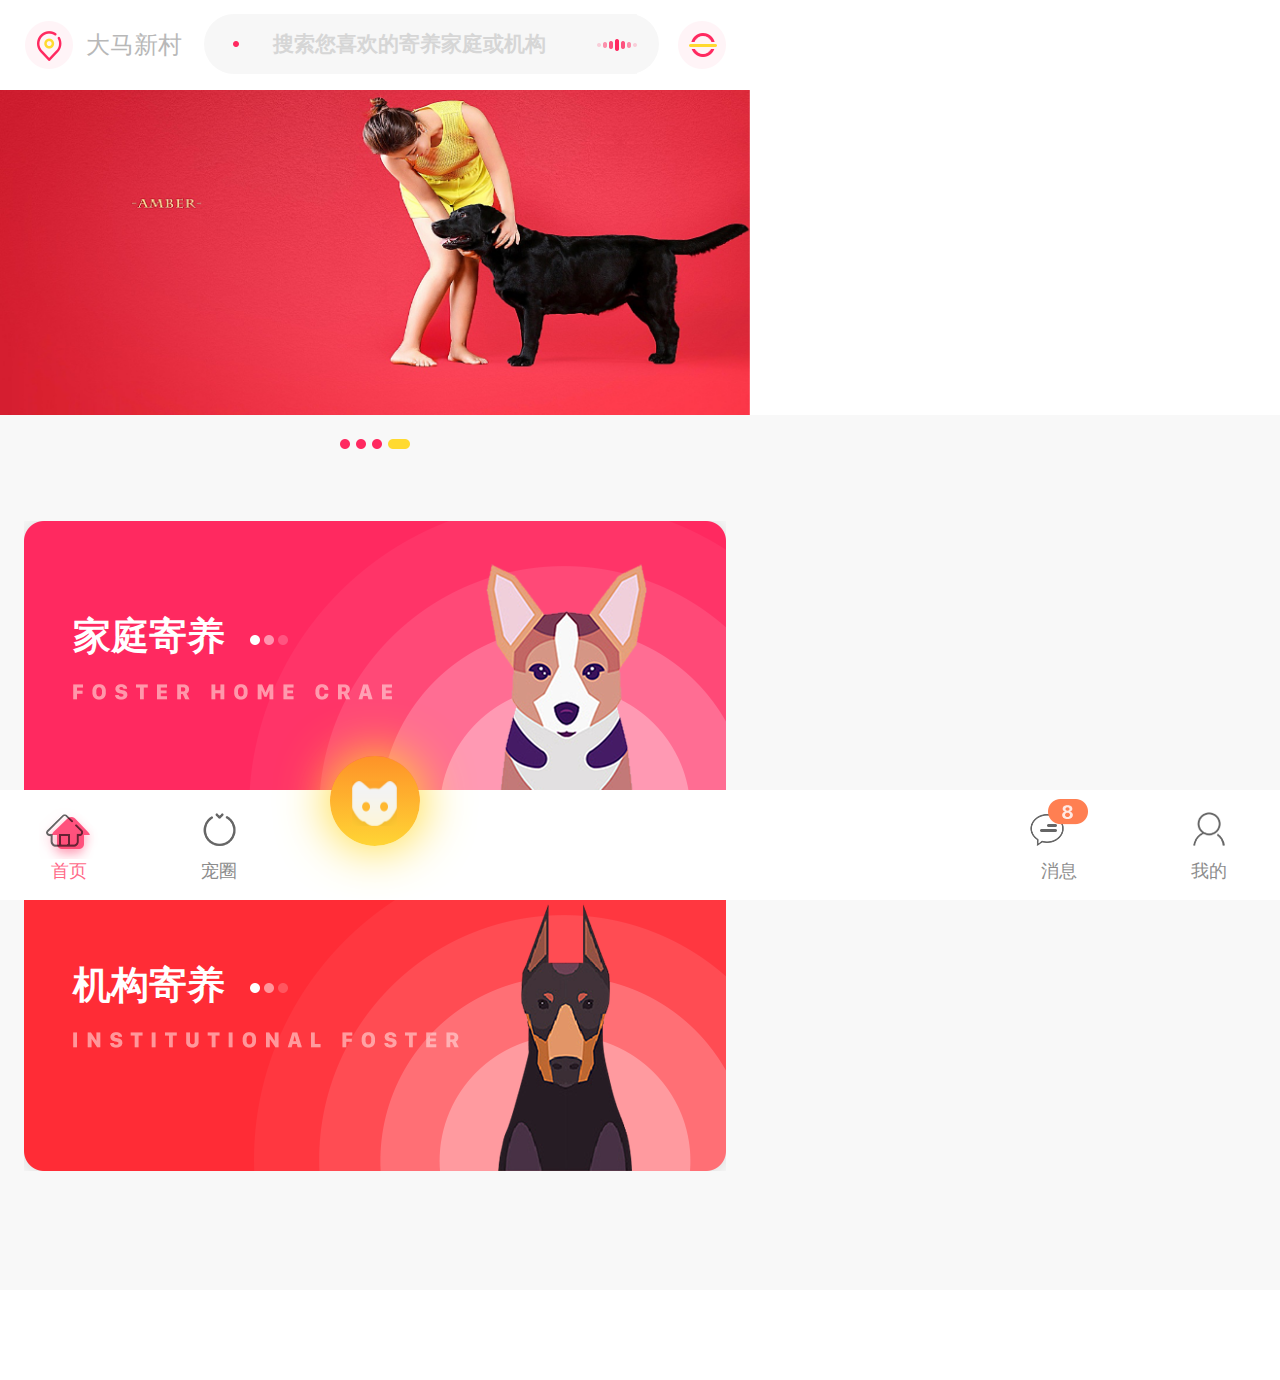
<file: index.html>
<!DOCTYPE html>
<html lang="en">
<head>
	<meta charset="UTF-8">
	<!-- 修改视口 -->
	<meta name="viewport" content="width=device-width">
	<title>首页</title>
		<link rel="stylesheet" href="http://at.alicdn.com/t/font_938132_oyjb66gj2g.css">
		<link rel="stylesheet" href="css/swiper.min.css">
	<link rel="stylesheet" href="css/index.css">
	<script src="js/rem.js"></script>
</head>
<body>
<div class="daohangbox">
	<div class="dingweitubiao">
		<img src="img/dingwei.png" alt="" class="ding">
	</div>
	<div class="dingweizi">大马新村</div>
	<div class="sousuokuang">
		<div class="kuang">
			<div class="kuangdian1">
				<img src="img/yuan.png" alt="" class="dianyu1">
			</div>
			<div class="kuangzi1">搜索您喜欢的寄养家庭或机构</div>
			<div class="kuangyuyin1">
				<img src="img/yu.png" alt="" class="dianyu1">
			</div>
		</div>
	</div>
	<div class="saoyisao">
		<img src="img/saosao.png" alt="" class="sao">
	</div>
</div>
<div class="dahezi">
	<div class="banner">
        <div class="swiper-container">
		    <div class="swiper-wrapper">
		        <div class="swiper-slide">
		        	<img src="img/1.png" alt="" class="tutu">
		        </div>
		        <div class="swiper-slide">
		        <img src="img/2.jpg" alt="" class="tutu">
		        </div>
		        <div class="swiper-slide">
		        	<img src="img/3.jpg" alt="" class="tutu">
		        </div>
		        <div class="swiper-slide">
		        	<img src="img/4.jpg" alt="" class="tutu">
		        </div>
		    </div>
		    <!-- 如果需要分页器 -->
		    <!-- <div class="swiper-pagination"></div> -->
		    
		    <!-- 如果需要导航按钮 -->
		    <!-- <div class="swiper-button-prev"></div>
		    <div class="swiper-button-next"></div> -->
		    
		    <!-- 如果需要滚动条 -->
		    <!-- <div class="swiper-scrollbar"></div> -->
		</div>
<!-- 	<img src="img/banner.png" alt="" class="ban"> -->
</div>
<div class="huitiao"></div>
<div class="beijing">
	<div class="lunbodian">
	<img src="img/dian.png" alt="" class="dian">
	</div>
	<a href="erjiyemian.html"><div class="jiating">
	<div class="jiazi">家庭寄养</div>
	</div></a>
	<div class="jigou">
	<div class="jizi">机构寄养</div>
	</div>	
</div>
<div class="tabbox">
	
	<div class="shouyebox">
		<div class="shouyetubiao">
			<img src="img/shouye.png" alt="" class="shoutubiao">
		</div>
		<div class="shouyezi">首页</div>
	</div>
	
	<div class="chongquanbox">
		<div class="chongquantubiao">
			<img src="img/chongquan.png" alt="" class="chongtubiao">
		</div>
		<div class="chongquanzi">宠圈</div>
	</div>

	<div class="wodebox">
		<div class="wodetubiao">
			<img src="img/wode.png" alt="" class="wotubiao">
		</div>
		<div class="wodezi">我的</div>
	</div>

	<div class="xiaoxibox">
		<div class="xiaoxitubiao">
			<img src="img/xiaoxi.png" alt="" class="xiaotubiao">
		</div>
		<div class="xiaoxizi">消息</div>
	</div>

	<div class="maomao">
		<div class="maobox">
			<img src="img/mao.png" alt="" class="maomaomao">
		</div>
	</div>
</div>
</div>
 <script src="js/swiper.min.js"></script>
       <script>        
  var mySwiper = new Swiper ('.swiper-container', {
    direction: 'horizontal', // 垂直切换选项
    loop: true, // 循环模式选项
    speed:2000,
    autoplay : {
    delay:300
  },
  effect : 'fade',
    
    // 如果需要分页器
    pagination: {
      el: '.swiper-pagination',
    },
    
    // 如果需要前进后退按钮
    navigation: {
      nextEl: '.swiper-button-next',
      prevEl: '.swiper-button-prev',
    },
    
    // 如果需要滚动条
    // scrollbar: {
    //   el: '.swiper-scrollbar',
    // },
  })        
  </script>
</body>
</html>
</file>
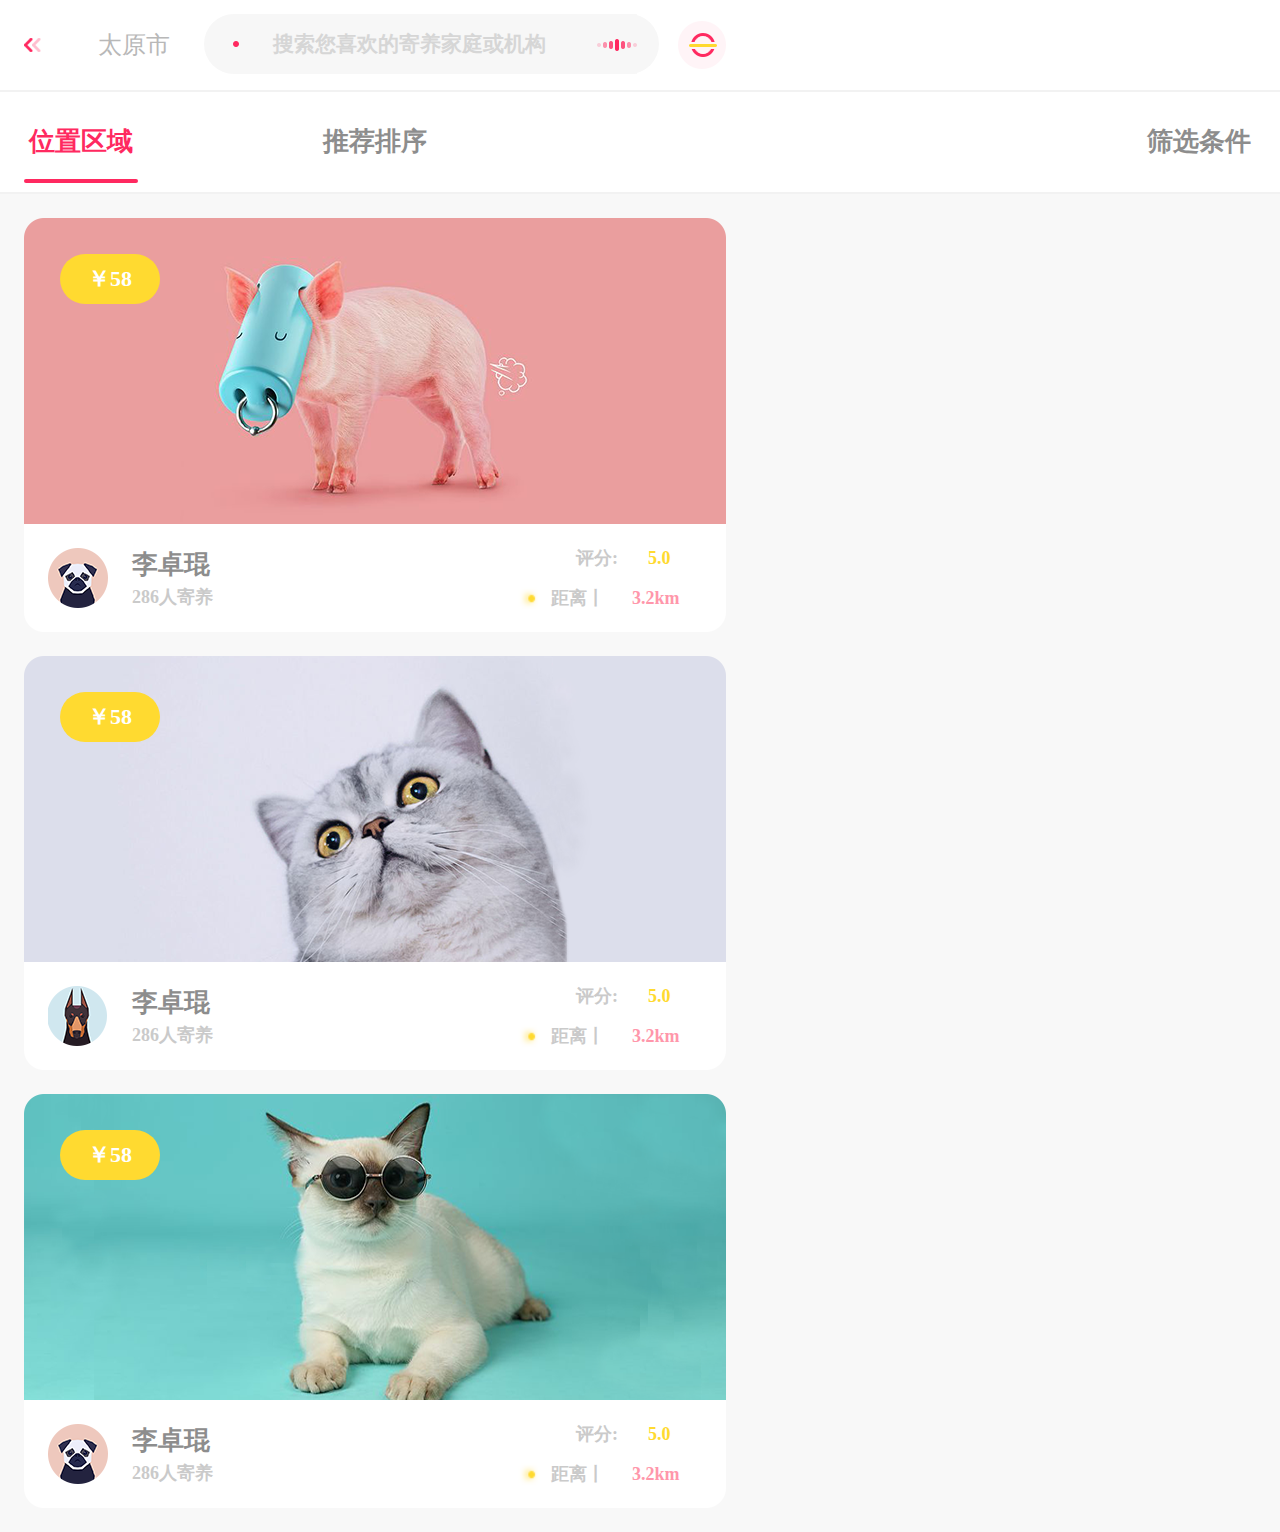
<file: erjiyemian.html>
<!DOCTYPE html>
<html lang="en">
<head>
	<meta charset="UTF-8">
	<meta name="viewport" content="width=device-width">
	<title>二级页面</title>
	<link rel="stylesheet" href="css/two.css">
	<script src="js/rem.js"></script>
</head>
<body>
<div class="daohangbox">
	<div class="dingweitubiao">
		<img src="img/fanhui.png" alt="" class="ding">
	</div>
	<div class="dingweizi">太原市</div>
	<div class="sousuokuang">
		<div class="kuang">
			<div class="kuangdian">
				<img src="img/yuan.png" alt="" class="dianyu">
			</div>
			<div class="kuangzi">搜索您喜欢的寄养家庭或机构</div>
			<div class="kuangyuyin">
				<img src="img/yu.png" alt="" class="dianyu">
			</div>
		</div>
	</div>
	<div class="saoyisao">
		<img src="img/saosao.png" alt="" class="sao">
	</div>
</div>


<div class="xian1"></div>
<div class="daohangboxx">
	<div class="weibox">
		<div class="weizi">位置区域</div>
		<div class="weixian"></div>
	</div>
	<div class="tuibox">推荐排序</div>
	<div class="shaibox">筛选条件</div>
</div>
<div class="xian2"></div>


<div class="bei">
	<div class="kapianbox">
		<div class="kapiantubox">
			<div class="huangbox">￥58</div>
		</div>
		<div class="kapiandibox">
			<div class="tou">
				<img src="img/tou1.png" alt="" class="toutou">
			</div>
			<div class="mingzi">李卓琨</div>
			<div class="jiyangrenshu">286人寄养</div>
			<div class="ping5">5.0</div>
			<div class="pingfen">评分:</div>
			<div class="ju3">3.2km</div>
			<div class="juli">距离丨</div>
			<div class="huangdian">
				<img src="img/diandian.png" alt="" class="diandiandian">
			</div>
		</div>
	</div>

	<div class="kapianbox">
		<div class="kapiantubox2">
			<div class="huangbox">￥58</div>
		</div>
		<div class="kapiandibox">
			<div class="tou">
				<img src="img/tou2.png" alt="" class="toutou">
			</div>
			<div class="mingzi">李卓琨</div>
			<div class="jiyangrenshu">286人寄养</div>
			<div class="ping5">5.0</div>
			<div class="pingfen">评分:</div>
			<div class="ju3">3.2km</div>
			<div class="juli">距离丨</div>
			<div class="huangdian">
				<img src="img/diandian.png" alt="" class="diandiandian">
			</div>
		</div>
	</div>

	<div class="kapianbox">
		<div class="kapiantubox3">
			<div class="huangbox">￥58</div>
		</div>
		<div class="kapiandibox">
			<div class="tou">
				<img src="img/tou1.png" alt="" class="toutou">
			</div>
			<div class="mingzi">李卓琨</div>
			<div class="jiyangrenshu">286人寄养</div>
			<div class="ping5">5.0</div>
			<div class="pingfen">评分:</div>
			<div class="ju3">3.2km</div>
			<div class="juli">距离丨</div>
			<div class="huangdian">
				<img src="img/diandian.png" alt="" class="diandiandian">
			</div>
		</div>
	</div>
</div>


	
</body>
</html>
</file>
<file: css/index.css>
*{
	margin: 0;
	padding: 0;
}
a{
	text-decoration: none;
}
.daohangbox{
	width: 100%;
	height: 0.9rem;
	background: white;
	position: fixed;
	left: 0;
	top: 0;
	z-index: 999;
}
.dingweitubiao{
	width: 0.5rem;
	height: 0.9rem;
/* 	background: yellow; */
	margin-left: 0.24rem;
	float: left;
}
.dingweizi{
	width: 1.2rem;
	height: 0.9rem;
/* 	background: red; */
	float: left;
	font-size: 0.24rem;
	color: #b8b8b8;
	line-height: 0.9rem;
	text-align: center;
}
.sousuokuang{
	width: 4.74rem;
	height: 0.9rem;
/* 	background: pink; */
	float: left;
}
.saoyisao{
	width: 0.58rem;
	height: 0.9rem;
/* 	background: blue; */
	float: left;
}
.banner{
	width: 7.5rem;
	height: 4.15rem;
	/* background: green; */


}
.swiper-container {
    width: 100%;
    height: 4.15rem;
}  
.tutu{
	width: 100%;
	height: 100%;
	float: left;
}
.lunbodian{
	width: 0.7rem;
	height: 0.1rem;
/* 	background: green; */
	margin-bottom: 0.72rem;
	margin-left: 3.4rem;
}
.jiating{
	width: 7.02rem;
	height: 3.01rem;
/* 	background: red; */
	margin-bottom: 0.48rem;
	margin-left: 0.24rem;
	background: url(../img/jiating.png) no-repeat center/auto 100%;

}
.jigou{
	width: 7.02rem;
	height: 3.01rem;
/* 	background: red; */
	margin-bottom: 0.95rem;
	margin-left: 0.24rem;
	background: url(../img/jigou.png) no-repeat center/auto 100%;
}
.ding{
	width: 0.5rem;
	height: 0.9rem;
	float: left;
}
.sao{
	width: 100%;
	height: 100%;
	float: left;
}
.dian{
	width: 100%;
	height: 100%;
	float: left;
}
.ban{
	width: 100%;
	height: 100%;
	float: left;
}
.beijing{
	width: 100%;
	height: 8.51rem;
	background: #f8f8f8;
	/* margin-bottom: 1.1rem; */
}
.kuang{
	width: 4.55rem;
	height: 0.6rem;
	border-radius: 0.3rem;
	background: #f7f7f7;
	margin-top: 0.14rem;
	margin-left: 0.1rem;
}
.huitiao{
	width: 100%;
	height: 0.24rem;
	background: #f8f8f8;
}
.jia{
	width: 100%;
	height: 100%;
	float: left;
}
.ji{
	width: 100%;
	height: 100%;
	float: left;
}
.jiazi{
	width: 1.73rem;
	height: 0rem;
	background: yellow;
	float: left;
	margin-left: 0.49rem;
	margin-top: 0.90rem;
	font-size: 0.38rem;
	font-family: "微软雅黑";
	font-weight:bold;
	color: white;
}
.jizi{
	width: 1.73rem;
	height: 0rem;
	background: yellow;
	float: left;
	margin-left: 0.49rem;
	margin-top: 0.90rem;
	font-size: 0.38rem;
	font-family: "微软雅黑";
	font-weight:bold;
	color: white;
}
.tabbox{
	width: 100%;
	height: 1.1rem;
	background: white;
	float: left;
/* 	box-shadow:0 -0.2rem 0.7rem 0.01rem #e8e8e8;  */
	position: fixed;
	left: 0;
	bottom: 0;
}
.shouyebox{
	width: 0.92rem;
	height: 1.1rem;
/* 	background: red; */
	float: left;
	margin-left: 0.24rem;
}
.shouyetubiao{
	width: 0.6rem;
	height: 0.69rem;
/* 	background: pink; */
	float: left;
	margin-left: 0.15rem;
}
.shouyezi{
	width: 0.6rem;
	height: 0.24rem;
/* 	background: yellow; */
	float: left;
	margin-left: 0.15rem;
	font-size: 0.18rem;
	font-family: "苹方";
	color: #ff6988;
	text-align:center;
}
.shoutubiao{
	width: 100%;
	height: 100%;
	float: left;
}
.chongquanbox{
	width: 0.92rem;
	height: 1.1rem;
/* 	background: red; */
	float: left;
	margin-left: 0.58rem;
}
.chongquantubiao{
	width: 0.6rem;
	height: 0.69rem;
/* 	background: pink; */
	float: left;
	margin-left: 0.15rem;
}
.chongquanzi{
	width: 0.6rem;
	height: 0.24rem;
/* 	background: yellow; */
	float: left;
	margin-left: 0.15rem;
	font-size: 0.18rem;
	font-family: "苹方";
	color: #8d8d8d;
	text-align:center;
}
.chongtubiao{
	width: 100%;
	height: 100%;
	float: left;
}
.xiaoxibox{
	width: 0.92rem;
	height: 1.1rem;
/* 	background: red; */
	float: right;
	margin-right: 0.58rem;
}
.xiaoxitubiao{
	width: 0.6rem;
	height: 0.69rem;
/* 	background: pink; */
	float: left;
	margin-left: 0.15rem;
}
.xiaoxizi{
	width: 0.6rem;
	height: 0.24rem;
/* 	background: yellow; */
	float: left;
	margin-left: 0.15rem;
	font-size: 0.18rem;
	font-family: "苹方";
	color: #8d8d8d;
	text-align:center;
}
.xiaotubiao{
	width: 100%;
	height: 100%;
	float: right;
}
.wodebox{
	width: 0.92rem;
	height: 1.1rem;
/* 	background: red; */
	float: right;
	margin-right: 0.24rem;
}
.wodetubiao{
	width: 0.6rem;
	height: 0.69rem;
/* 	background: pink; */
	float: left;
	margin-left: 0.15rem;
}
.wodezi{
	width: 0.6rem;
	height: 0.24rem;
/* 	background: yellow; */
	float: left;
	margin-left: 0.15rem;
	font-size: 0.18rem;
	font-family: "苹方";
	color: #8d8d8d;
	text-align:center;
}
.wotubiao{
	width: 100%;
	height: 100%;
	float: right;
}
.maomao{
	width: 0.9rem;
	height: 0.9rem;
	background-image:-webkit-linear-gradient(top,#fe9228,#ffd535);
	border-radius: 50%;
	margin-left: 3.3rem;
	margin-top: -0.34rem;
	box-shadow:0 0 0.5rem 0.02rem #ffda30;
}
.maobox{
	width: 0.45rem;
	height: 0.45rem;
/* 	background: red; */
	float: left;
	margin-left: 0.22rem;
	margin-top: -0.09rem;

}
.maomaomao{
	width: 100%;
	height: 100%;
	float: left;
}
.kuangdian1{
	width: 0.06rem;
	height: 0.6rem;
	float: left;
/* 	background: red; */
	margin-left: 0.29rem;
}
.kuangzi1{
	width: 3.4rem;
	height: 0.6rem;
	float: left;
/* 	background: blue; */
	font-size: 0.21rem;
	font-family: "苹方";
	font-weight: bold;
	color: #d6d6d6;
	line-height: 0.6rem;
	text-align: center;
}
.kuangyuyin1{
	width: 0.4rem;
	height: 0.6rem;
	float: left;
/* 	background: red; */
	margin-left: 0.18rem;
}
.dianyu1{
	width: 100%;
	height: 100%;
	float: left;
}
.dahezi{
	margin-bottom:  0.9rem;
	width: 100%;
	height: 100%;
}
</file>
<file: css/two.css>
*{
	margin: 0;
	padding: 0;
}
.daohangbox{
	width: 100%;
	height: 0.9rem;
/* 	background: black; */
}
.dingweitubiao{
	width: 0.5rem;
	height: 0.9rem;
/* 	background: yellow; */
	margin-left: 0.24rem;
	float: left;
}
.dingweizi{
	width: 1.2rem;
	height: 0.9rem;
/* 	background: red; */
	float: left;
	font-size: 0.24rem;
	color: #b8b8b8;
	line-height: 0.9rem;
	text-align: center;
}
.sousuokuang{
	width: 4.74rem;
	height: 0.9rem;
/* 	background: pink; */
	float: left;
}
.saoyisao{
	width: 0.58rem;
	height: 0.9rem;
/* 	background: blue; */
	float: left;
}
.ding{
	width: 0.5rem;
	height: 0.9rem;
	float: left;
}
.sao{
	width: 100%;
	height: 100%;
	float: left;
}
.kuang{
	width: 4.55rem;
	height: 0.6rem;
	border-radius: 0.3rem;
	background: #f7f7f7;
	margin-top: 0.14rem;
	margin-left: 0.1rem;
}
.xian1{
	width: 100%;
	height: 0.02rem;
	background: #f2f2f2;
	float: left;
}
.daohangboxx{
	width: 100%;
	height: 1rem;
/* 	background: red; */
	float: left;
}
.xian2{
	width: 100%;
	height: 0.02rem;
	background: #f2f2f2;
	float: left;
}
.weibox{
	width: 1.14rem;
	height: 1rem;
/* 	background: blue; */
	float: left;
	margin-left: 0.24rem;
}
.tuibox{
	width: 1.14rem;
	height: 1rem;
/* 	background: blue; */
	float: left;
	margin-left: 1.8rem;
	font-size: 0.26rem;
	font-family: "苹方";
	color: #8d8d8d;
	font-weight: bold;
	line-height: 1rem;
	text-align: center;
}
.shaibox{
	width: 1.14rem;
	height: 1rem;
/* 	background: blue; */
	float: right;
	margin-right:0.24rem;
	font-size: 0.26rem;
	font-family: "苹方";
	color: #8d8d8d;
	font-weight: bold;
	line-height: 1rem;
	text-align: center;
}
.weixian{
	width: 1.14rem;
	height: 0.04rem;
	background: #ff2960;
	float: left;
	margin-top: -0.13rem;
	border-radius: 0.02rem;
}
.weizi{
	font-size: 0.26rem;
	font-family: "苹方";
	color: #ff2960;
	font-weight: bold;
	line-height: 1rem;
	text-align: center;
}
.bei{
	width: 100%;
	height: 13.38rem;
	background: #f8f8f8;
	float: left;
}
.kapianbox{
	width: 7.02rem;
	height: 4.14rem;
/* 	background: blue; */
	float: left;
	margin-left: 0.24rem;
	margin-top: 0.24rem;
}
.kapiantubox{
	width: 7.02rem;
	height: 3.06rem;
/* 	background: yellow; */
	float: left;
	background:url(../img/ka1.png) no-repeat center/auto 100%;
}
.kapiantubox2{
	width: 7.02rem;
	height: 3.06rem;
/* 	background: yellow; */
	float: left;
	background:url(../img/ka2.png) no-repeat center/auto 100%;
}
.kapiantubox3{
	width: 7.02rem;
	height: 3.06rem;
/* 	background: yellow; */
	float: left;
	background:url(../img/ka3.png) no-repeat center/auto 100%;
}
.huangbox{
	width: 1rem;
	height: 0.5rem;
	background: #ffda30;
	float: left;
	margin-left: 0.36rem;
	margin-top: 0.36rem;
	border-radius: 0.26rem;
	font-size: 0.22rem;
	font-family: "微软雅黑";
	color: white;
	font-weight: bold;
	line-height: 0.5rem;
	text-align: center;
}
.kapiandibox{
	width: 7.02rem;
	height: 1.08rem;
/* 	background: red; */
	float: left;
	background:url(../img/kadi1.png) no-repeat center/auto 100%;
}

.tou{
	width: 0.6rem;
	height: 0.6rem;
/* 	background: blue; */
	float: left;
	margin-left: 0.24rem;
	margin-top: 0.24rem;
}
.toutou{
	width: 100%;
	height: 100%;
	float: left;
}
.mingzi{
	width: 1rem;
	height: 0.26rem;
	float: left;
/* 	background: blue; */
	margin-left: 0.24rem;
	margin-top: 0.28rem;
	font-size: 0.26rem;
	font-family: "苹方";
	color: #8d8d8d;
	font-weight: bold;
	line-height: 0.26rem;
}
.jiyangrenshu{
	width: 1.2rem;
	height: 0.2rem;
	float: left;
/* 	background: blue; */
	margin-left: -1rem;
	margin-top: 0.64rem;
	font-size: 0.18rem;
	font-family: "苹方";
	color: #cacaca;
	font-weight: bold;
	line-height: 0.18rem;
}
.ping5{
	width: 0.54rem;
	height: 0.2rem;
	float: right;
/* 	background: blue; */
	margin-right: 0.24rem;
	margin-top: 0.24rem;
	font-size: 0.18rem;
	font-family: "苹方";
	color: #ffda30;
	font-weight: bold;
	line-height: 0.2rem;
}
.pingfen{
	width: 0.6rem;
	height: 0.2rem;
	float: right;
/* 	background: blue; */
	margin-right: 0.12rem;
	margin-top: 0.24rem;
	font-size: 0.18rem;
	font-family: "苹方";
	color: #cacaca;
	font-weight: bold;
	line-height: 0.2rem;
}
.ju3{
	width: 0.7rem;
	height: 0.2rem;
	float: right;
/* 	background: blue; */
	margin-right: -1.26rem;
	margin-top: 0.64rem;
	font-size: 0.18rem;
	font-family: "苹方";
	color: #ff97ab;
	font-weight: bold;
	line-height: 0.2rem;
}
.juli{
	width: 0.8rem;
	height: 0.2rem;
	float: right;
/* 	background: blue; */
	margin-right: -0.55rem;
	margin-top: 0.64rem;
	font-size: 0.18rem;
	font-family: "苹方";
	color: #cacaca;
	font-weight: bold;
	line-height: 0.2rem;
}
.huangdian{
	width: 0.28rem;
	height: 0.86rem;
	float: right;
/* 	background: red; */
	margin-right: 0.08rem;
	margin-top: 0.05rem;
}
.diandiandian{
	width: 100%;
	height: 100%;
	float: left;
}
.kuangdian{
	width: 0.06rem;
	height: 0.6rem;
	float: left;
/* 	background: red; */
	margin-left: 0.29rem;
}
.kuangzi{
	width: 3.4rem;
	height: 0.6rem;
	float: left;
/* 	background: blue; */
	font-size: 0.21rem;
	font-family: "苹方";
	font-weight: bold;
	color: #d6d6d6;
	line-height: 0.6rem;
	text-align: center;
}
.kuangyuyin{
	width: 0.4rem;
	height: 0.6rem;
	float: left;
/* 	background: red; */
	margin-left: 0.18rem;
}
.dianyu{
	width: 100%;
	height: 100%;
	float: left;
}
</file>
